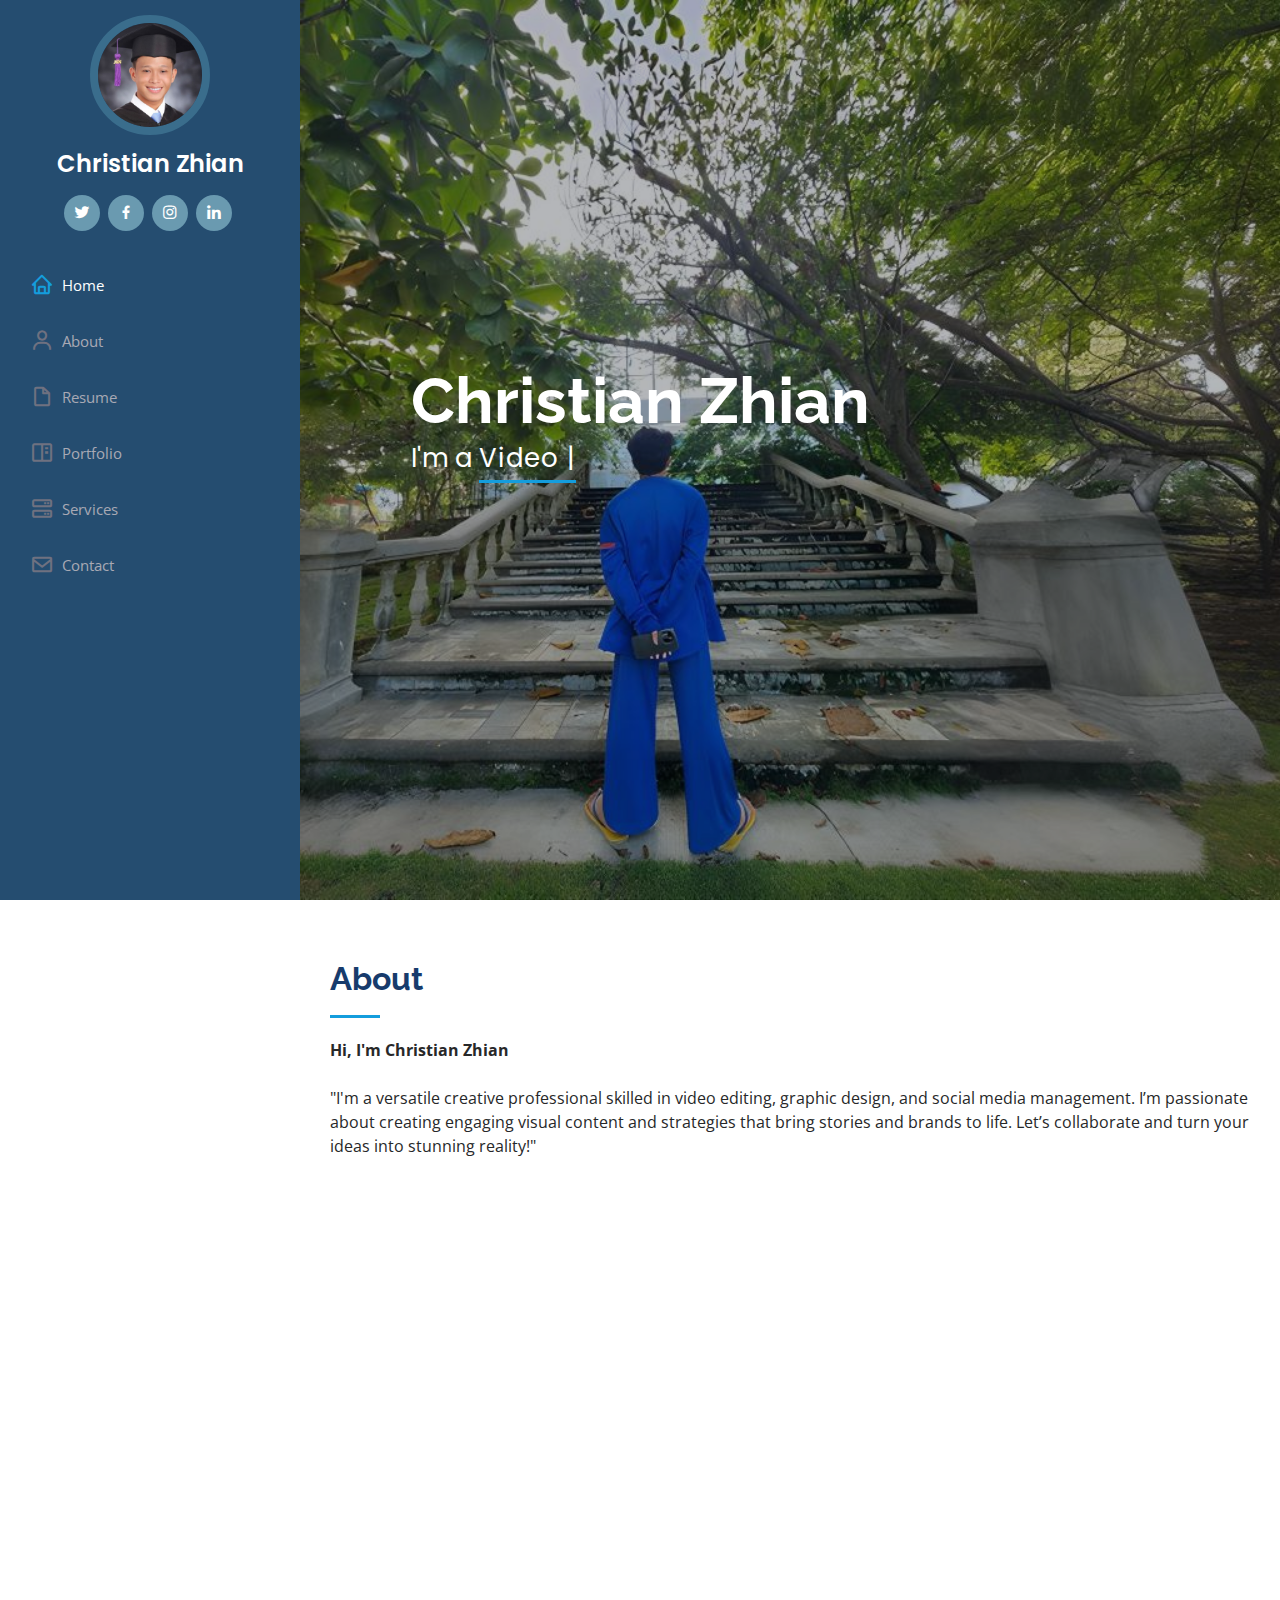
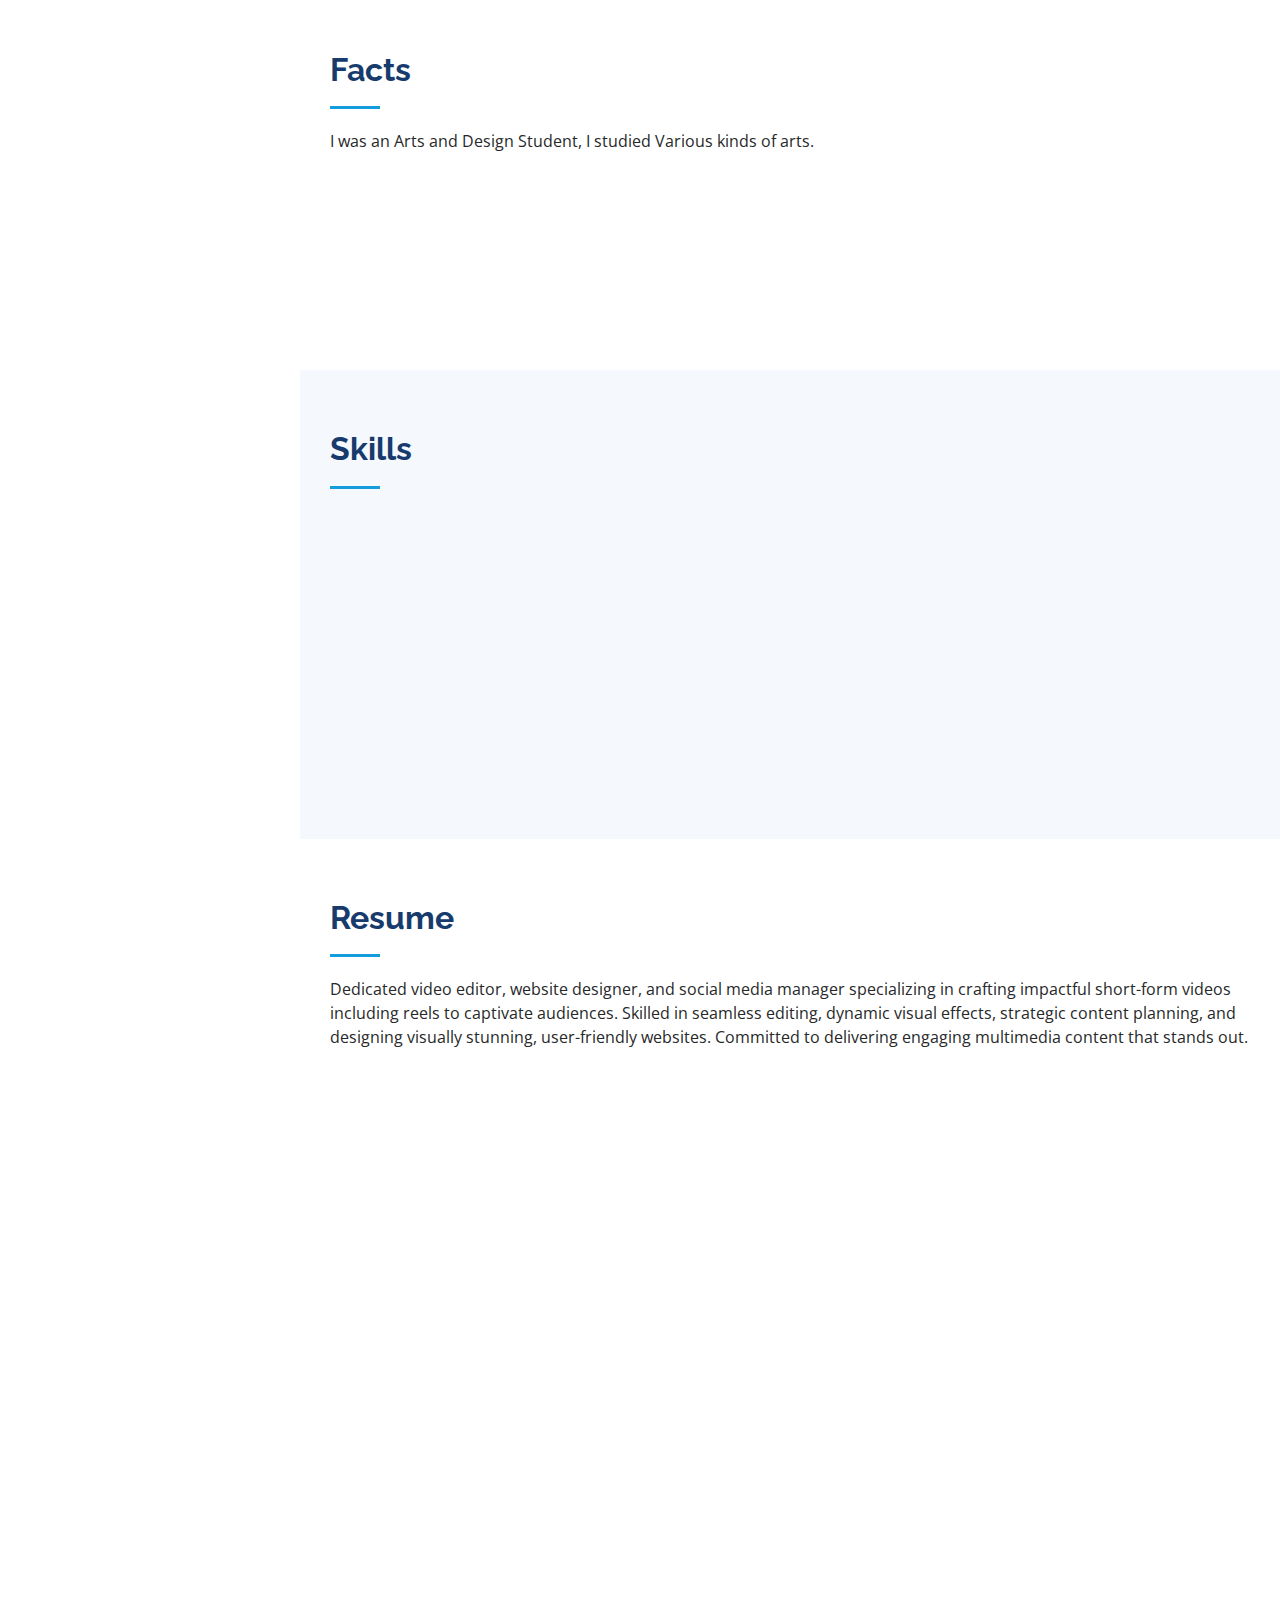
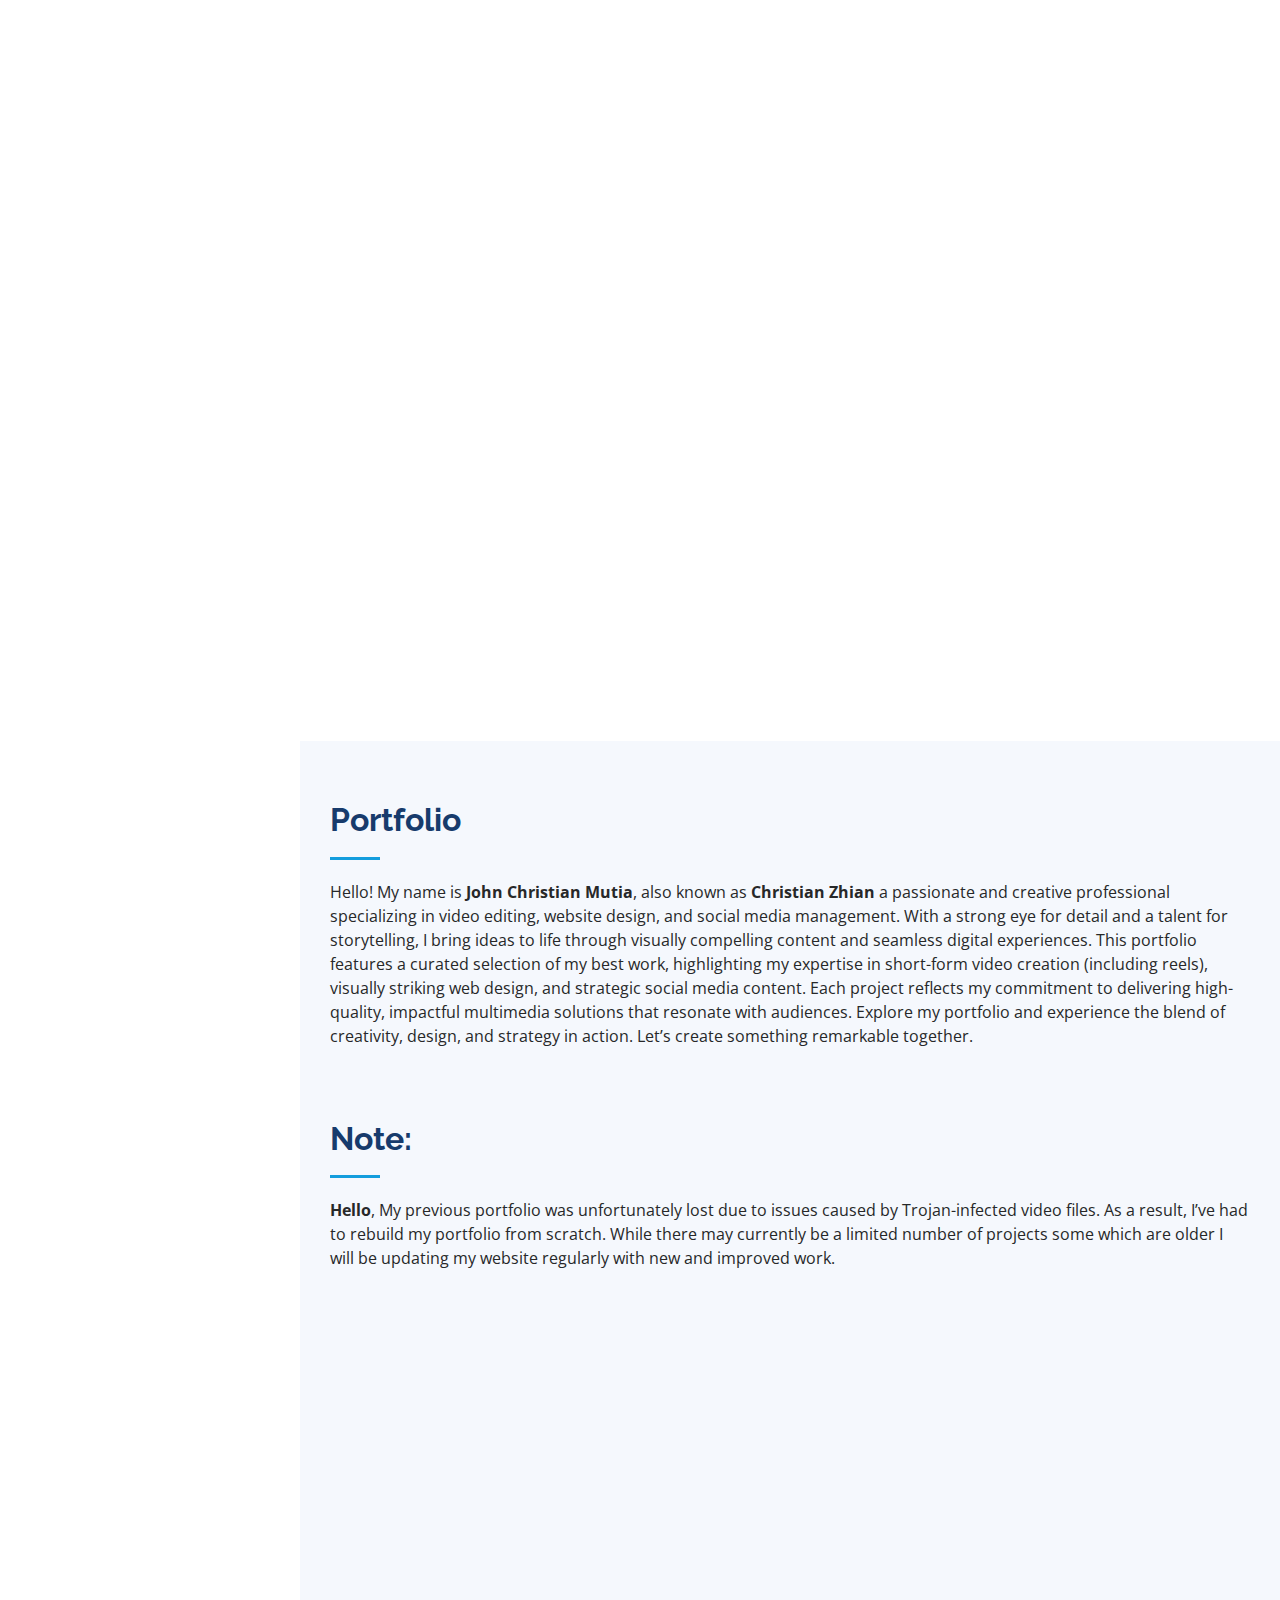
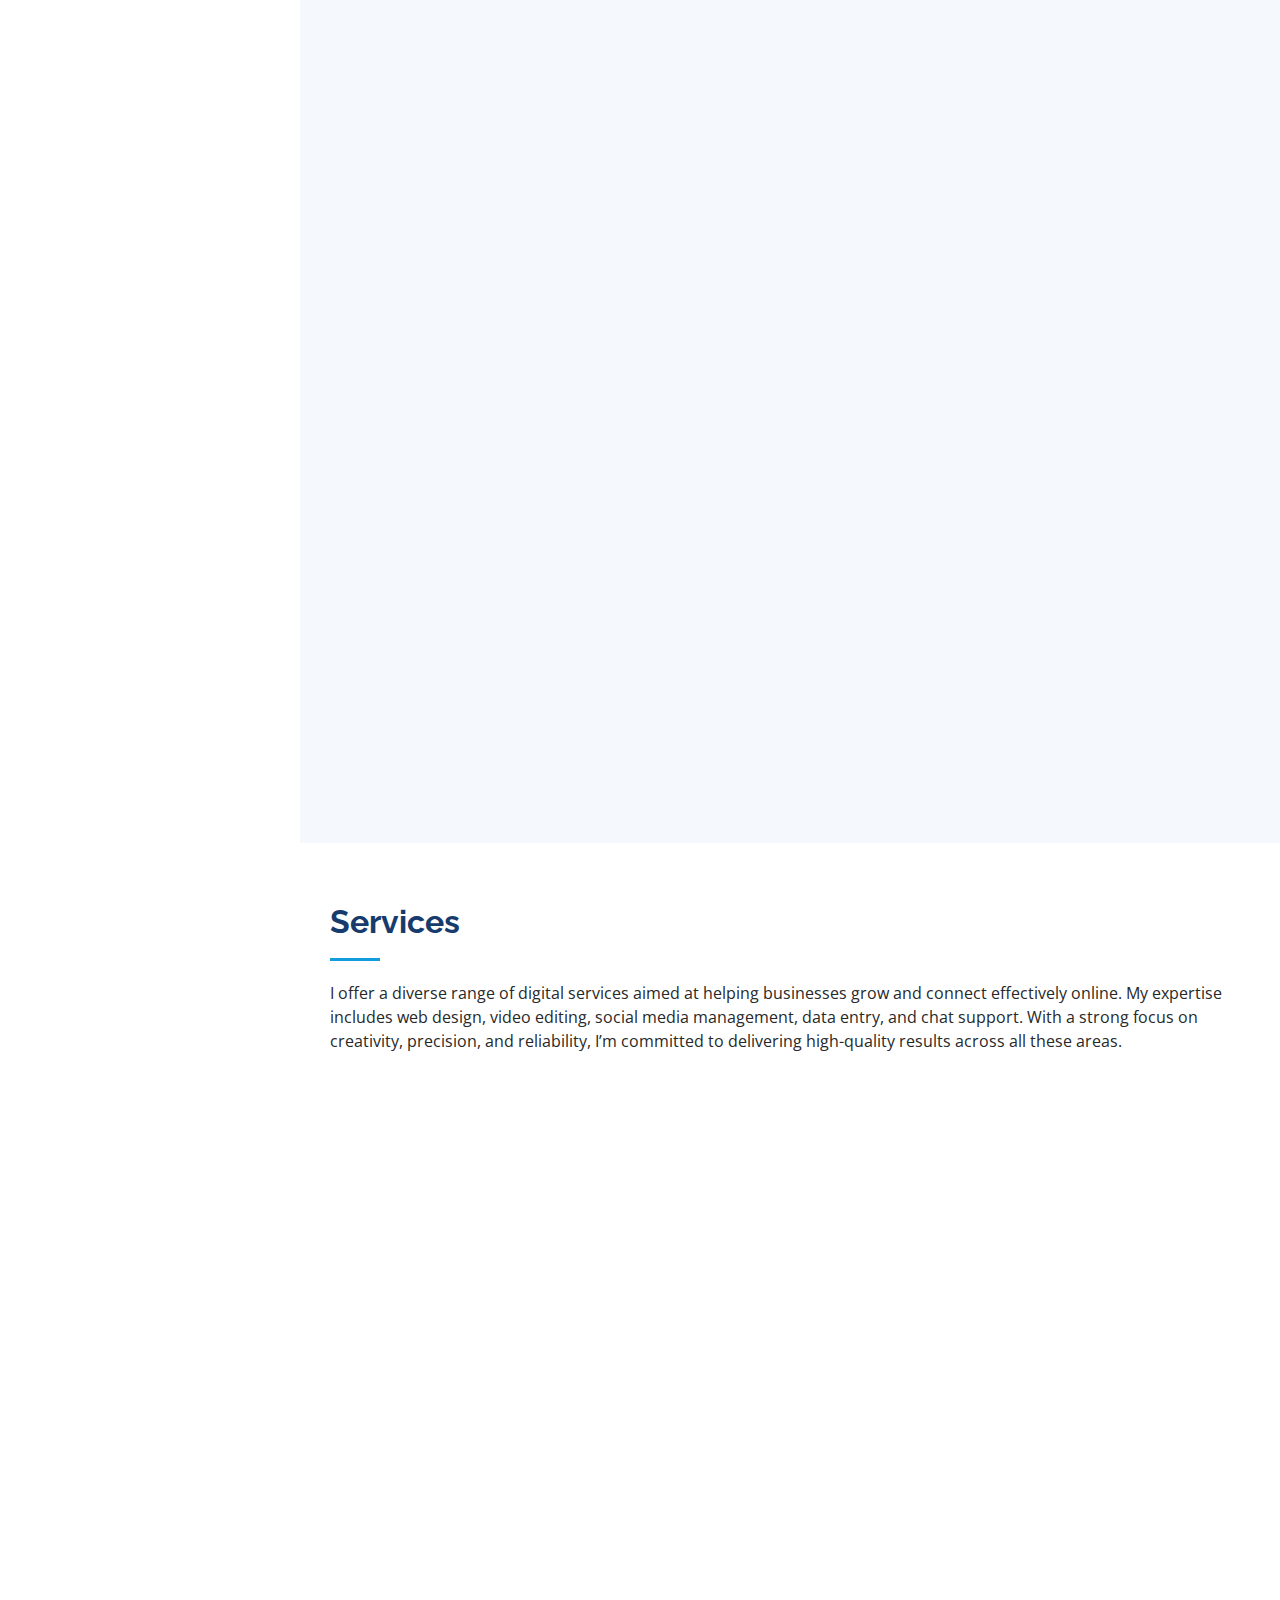
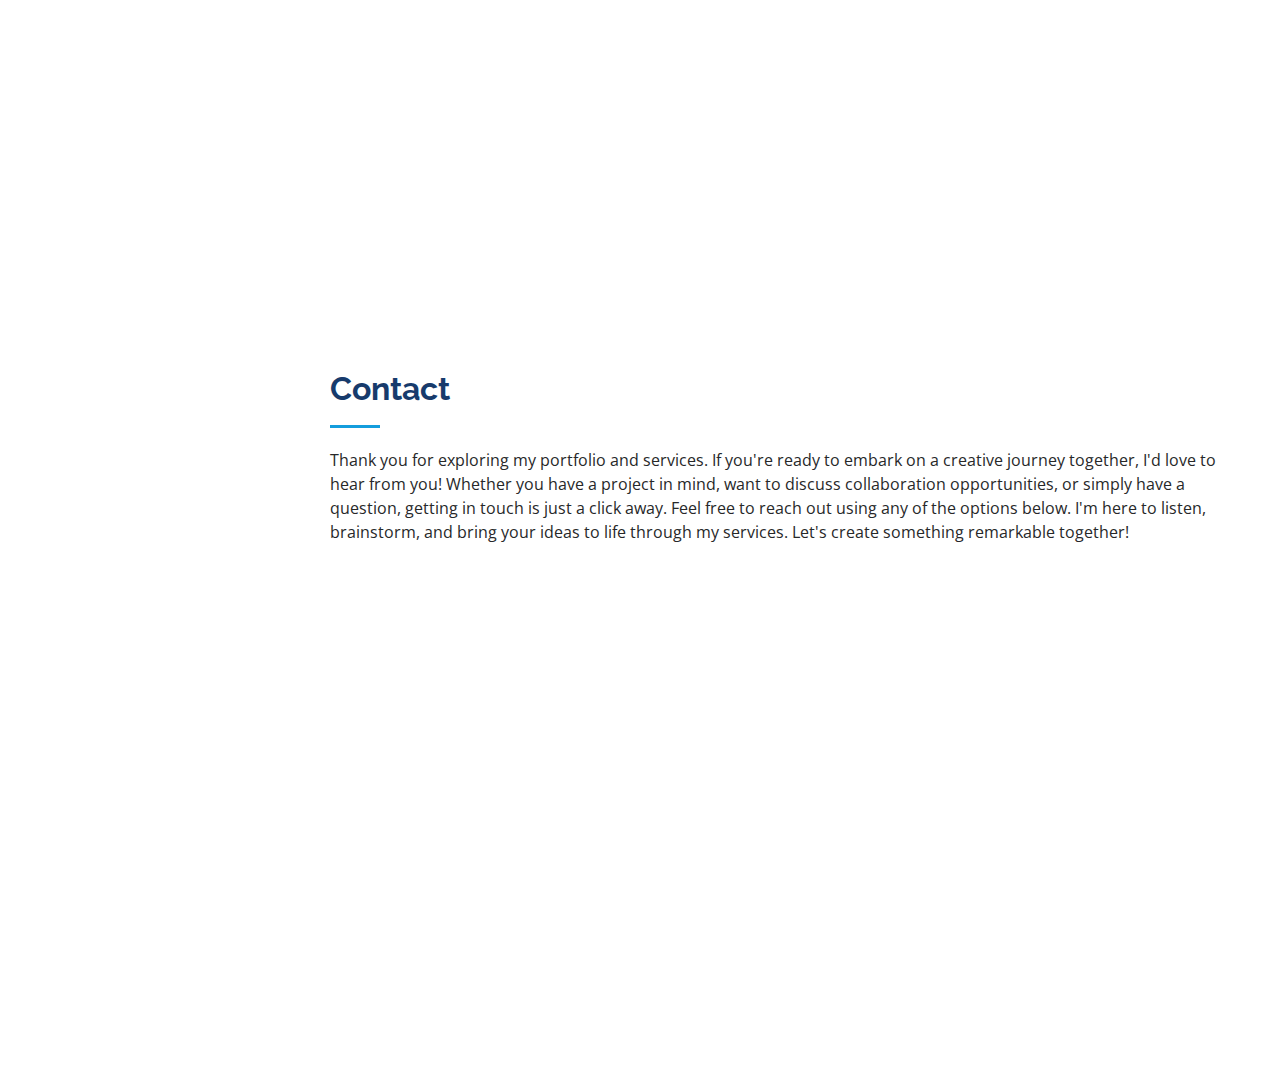
<file: index.html>
<!DOCTYPE html>
<html lang="en">

<head>
  <meta charset="utf-8">
  <meta content="width=device-width, initial-scale=1.0" name="viewport">

  <title>Christian Zhian's Portfolio</title>
  <meta content="" name="description">
  <meta content="" name="keywords">

  <!-- Favicons -->
  <link href="assets/img/favicon.png" rel="icon">
  <link href="assets/img/apple-touch-icon.png" rel="apple-touch-icon">

  <!-- Google Fonts -->
  <link href="https://fonts.googleapis.com/css?family=Open+Sans:300,300i,400,400i,600,600i,700,700i|Raleway:300,300i,400,400i,500,500i,600,600i,700,700i|Poppins:300,300i,400,400i,500,500i,600,600i,700,700i" rel="stylesheet">

  <!-- Vendor CSS Files -->
  <link href="assets/vendor/aos/aos.css" rel="stylesheet">
  <link href="assets/vendor/bootstrap/css/bootstrap.min.css" rel="stylesheet">
  <link href="assets/vendor/bootstrap-icons/bootstrap-icons.css" rel="stylesheet">
  <link href="assets/vendor/boxicons/css/boxicons.min.css" rel="stylesheet">
  <link href="assets/vendor/glightbox/css/glightbox.min.css" rel="stylesheet">
  <link href="assets/vendor/swiper/swiper-bundle.min.css" rel="stylesheet">

  <!-- Template Main CSS File -->
  <link href="assets/css/style.css" rel="stylesheet">

</head>

<body>

  <!-- ======= Mobile nav toggle button ======= -->
  <i class="bi bi-list mobile-nav-toggle d-xl-none"></i>

  <!-- ======= Header ======= -->
  <header id="header">
    <div class="d-flex flex-column">

      <div class="profile">
        <img src="assets/img/profile-img.jpg" alt="" class="img-fluid rounded-circle">
        <h1 class="text-light"><a href="index.html">Christian Zhian</a></h1>
        <div class="social-links mt-3 text-center">
          <a href="https://twitter.com/CZhian8373" class="twitter" target="_blank"><i class="bx bxl-twitter"></i></a>
          <a href="https://www.facebook.com/johnchristian.mutia.1" class="facebook" target="_blank"><i class="bx bxl-facebook"></i></a>
          <a href="https://www.instagram.com/zhen_nurie/" class="instagram" target="_blank"><i class="bx bxl-instagram"></i></a>
          <a href="https://www.linkedin.com/in/christian-zhian-7a15b12a9/" target="_blank" class="linkedin"><i class="bx bxl-linkedin"></i></a>
        </div>
      </div>

      <nav id="navbar" class="nav-menu navbar"> 
        <ul>
          <li><a href="#hero" class="nav-link scrollto active"><i class="bx bx-home"></i> <span>Home</span></a></li>
          <li><a href="#about" class="nav-link scrollto"><i class="bx bx-user"></i> <span>About</span></a></li>
          <li><a href="#resume" class="nav-link scrollto"><i class="bx bx-file-blank"></i> <span>Resume</span></a></li>
          <li><a href="#portfolio" class="nav-link scrollto"><i class="bx bx-book-content"></i> <span>Portfolio</span></a></li>
          <li><a href="#services" class="nav-link scrollto"><i class="bx bx-server"></i> <span>Services</span></a></li>
          <li><a href="#contact" class="nav-link scrollto"><i class="bx bx-envelope"></i> <span>Contact</span></a></li>
        </ul>
      </nav><!-- .nav-menu -->
    </div>
  </header><!-- End Header -->

  <!-- ======= Hero Section ======= -->
  <section id="hero" class="d-flex flex-column justify-content-center align-items-center">
    <div class="hero-container" data-aos="fade-in">
      <h1>Christian Zhian</h1>
      <p>I'm a <span class="typed" data-typed-items="Video Editor,Graphic Designer,Social Media Manager "></span></p>
    </div>
  </section><!-- End Hero -->

  <main id="main">

    <!-- ======= About Section ======= -->
    <section id="about" class="about">
      <div class="container">

        <div class="section-title">
          <h2>About</h2>
          <b><p>Hi, I'm Christian Zhian<br><br></b>
            "I'm a versatile creative professional skilled in video editing, graphic design, and social media management. I’m passionate about creating engaging visual content and strategies that bring stories and brands to life. Let’s collaborate and turn your ideas into stunning reality!"</p>
        </div>

        <div class="row">
          <div class="col-lg-4" data-aos="fade-right">
            <img src="assets/img/profile-img.jpg" class="img-fluid" alt="">
          </div>
          <div class="col-lg-8 pt-4 pt-lg-0 content" data-aos="fade-left">
            <h3>Video Editor | Graphic Designer | Social Media Manager</h3>
            <br>
            <div class="row">
              <div class="col-lg-6">
                <ul>
                  <li><i class="bi bi-chevron-right"></i> <strong>Birthday:</strong> <span>25 December 2002</span></li>
                  <li><i class="bi bi-chevron-right"></i> <strong>Website:</strong> <span>https://zhennurie.github.io/Christianzhian/</span></li>
                  <li><i class="bi bi-chevron-right"></i> <strong>Phone:</strong> <span>+65 9288292133</span></li>
                  <li><i class="bi bi-chevron-right"></i> <strong>City:</strong> <span>Cebu</span></li>
                </ul>
              </div>
              <div class="col-lg-6">
                <ul>
                  <li><i class="bi bi-chevron-right"></i> <strong>Age:</strong> <span>22</span></li>
                  <li><i class="bi bi-chevron-right"></i> <strong>Email:</strong> <span>Zhennurie8@gmail.com</span></li>
                  <li><i class="bi bi-chevron-right"></i> <strong>Freelance:</strong> <span>Available</span></li>
                  <li><i class="bi bi-chevron-right"></i> <strong>EF SET Result:</strong> <a href="https://cert.efset.org/bA5z59" target="_blank"><span>Click Me</span></a></li>
                </ul>
              </div>
            </div>
            <p>I'm constantly exploring new techniques and staying up-to-date with the latest trends in video editing, web design, and social media management to provide clients with modern, top-notch solutions that stand out.
          </div>
        </div>

      </div>
    </section><!-- End About Section -->

    <!-- ======= Facts Section ======= -->
    <section id="facts" class="facts">
      <div class="container">

        <div class="section-title">
          <h2>Facts</h2>
          <p>I was an Arts and Design Student, I studied Various kinds of arts.</p>
        </div>

        <div class="row no-gutters">

          <div class="col-lg-3 col-md-6 d-md-flex align-items-md-stretch" data-aos="fade-up">
            <div class="count-box">
              <i class="bi bi-emoji-smile"></i>
              <span data-purecounter-start="0" data-purecounter-end="7" data-purecounter-duration="1" class="purecounter"></span>
              <p><strong>Happy Clients</strong> </p>
            </div>
          </div>

          <div class="col-lg-3 col-md-6 d-md-flex align-items-md-stretch" data-aos="fade-up" data-aos-delay="100">
            <div class="count-box">
              <i class="bi bi-journal-richtext"></i>
              <span data-purecounter-start="0" data-purecounter-end="50" data-purecounter-duration="1" class="purecounter"></span>
              <p><strong>Projects</strong> </p>
            </div>
          </div>

          <div class="col-lg-3 col-md-6 d-md-flex align-items-md-stretch" data-aos="fade-up" data-aos-delay="200">
            <div class="count-box">
              <i class="bi bi-headset"></i>
              <span data-purecounter-start="0" data-purecounter-end="867" data-purecounter-duration="1" class="purecounter"></span>
              <p><strong>Hours Of Support</strong></p>
            </div>
          </div>



          

        </div>

      </div>
    </section><!-- End Facts Section -->

    <!-- ======= Skills Section ======= -->


    
    <section id="skills" class="skills section-bg">
      <div class="container">

        <div class="section-title">
          <h2>Skills</h2>
         
        </div>

        <div class="row skills-content">

          <div class="col-lg-6" data-aos="fade-up">

            <div class="progress">
              <span class="skill">Video Editing <i class="val">95%</i></span>  
              <div class="progress-bar-wrap">
                <div class="progress-bar" role="progressbar" aria-valuenow="95" aria-valuemin="0" aria-valuemax="100"></div>
              </div>
            </div>

            <div class="progress">
              <span class="skill">Web Designing <i class="val">85%</i></span>
              <div class="progress-bar-wrap">
                <div class="progress-bar" role="progressbar" aria-valuenow="85" aria-valuemin="0" aria-valuemax="100"></div>
              </div>
            </div>

            <div class="progress">
              <span class="skill">Chat Support<i class="val">100%</i></span>
              <div class="progress-bar-wrap">
                <div class="progress-bar" role="progressbar" aria-valuenow="100" aria-valuemin="0" aria-valuemax="100"></div>
              </div>
            </div>

            <div class="progress">
              <span class="skill">Social Media Management<i class="val">85%</i></span>
              <div class="progress-bar-wrap">
                <div class="progress-bar" role="progressbar" aria-valuenow="85" aria-valuemin="0" aria-valuemax="100"></div>
              </div>
            </div>

            
          </div>

          <div class="col-lg-6" data-aos="fade-up" data-aos-delay="100">

            <div class="progress">
              <span class="skill">Capcut <i class="val">100%</i></span>
              <div class="progress-bar-wrap">
                <div class="progress-bar" role="progressbar" aria-valuenow="100" aria-valuemin="0" aria-valuemax="100"></div>
              </div>
            </div>

            <div class="progress">
              <span class="skill">Adobe Illustrator <i class="val">90%</i></span>
              <div class="progress-bar-wrap">
                <div class="progress-bar" role="progressbar" aria-valuenow="90" aria-valuemin="0" aria-valuemax="100"></div>
              </div>
            </div>

            <div class="progress">
              <span class="skill">Photoshop <i class="val">90%</i></span>
              <div class="progress-bar-wrap">
                <div class="progress-bar" role="progressbar" aria-valuenow="90" aria-valuemin="0" aria-valuemax="100"></div>
              </div>
            </div>
         
            <div class="progress">
              <span class="skill">Data Entry<i class="val">100%</i></span>
              <div class="progress-bar-wrap">
                <div class="progress-bar" role="progressbar" aria-valuenow="100" aria-valuemin="0" aria-valuemax="100"></div>
              </div>
            </div>
        </div>

      </div>
    </section><!-- End Skills Section -->

    <!-- ======= Resume Section ======= -->
    <section id="resume" class="resume">
      <div class="container">

        <div class="section-title">
          <h2>Resume</h2>
          <p>Dedicated video editor, website designer, and social media manager specializing in crafting impactful short-form videos including reels to captivate audiences. Skilled in seamless editing, dynamic visual effects, strategic content planning, and designing visually stunning, user-friendly websites. Committed to delivering engaging multimedia content that stands out.</p>
        </div>

        <div class="row">
          <div class="col-lg-6" data-aos="fade-up">
            <h3 class="resume-title">Sumary</h3>
            <div class="resume-item pb-0">
              <h4>John Christian Mutia</h4>
             
              <ul>
                <li>Philippines, Cebu City, LLC</li>
                <li>(+63) 9288292133</li>
                <li>zhennurie8@gmail.com</li>
              </ul>
            </div>

            <h3 class="resume-title">Education</h3>
            <div class="resume-item">
              <h4>Arts And Design | Art Production &amp; Performing arts</h4>
              <h5>2018 - 2020</h5>
              <p><em>(LNHS) Lo-oc National High School</em></p>
              <p><b>Studied:</b> Arts Production | Craft & industrial design | Music arts</p>
            </div>
            <div class="resume-item">
              <h4>BSIT</h4>
              <h5>2020 - 2021</h5>
              <p><em>(UCLM) University of Cebu Lapu-Lapu Mandaue</em></p>
              <p><b>Studied:</b> Application Development | Web Development</p>
            </div>
            <div class="resume-item">
              <h4>Web Application Development</h4>
              <h5>2021 - 2023</h5>
              <p><em>AMA Computer Learning College</em></p>
              <p><b>Studied:</b> Web Development | Graphic design | 2D Animation | Data Network</p>
            </div>
            <div class="resume-item">
              <h4>BSIT</h4>
              <h5>2023 - 2024</h5>
              <p><em>AMA Computer Learning College</em></p>
              <p><b>Studied:</b> Web Design | Database Management</p>
            </div>

          </div>
          <div class="col-lg-6" data-aos="fade-up" data-aos-delay="100">
            <h3 class="resume-title">Professional Experience</h3>

            <div class="resume-item">
              <h4>Freelance Video Editor</h4>
              <h5>2020</h5>
              <ul>
                <li>Created engaging short-form videos and reels for clients, focusing on storytelling, editing, and incorporating visual effects.</li>
                <li>Used Capcut to produce compelling content for social media platforms.</li>
                <li>Collaborated closely with clients to understand their vision and deliver content that exceeded expectations.</li>
              </ul>
            </div>

            <div class="resume-item">
              <h4>Personal Portfolio Project</h4>
              <h5>2023 - Present</h5>
              <ul>
                <li>Designed a visually compelling and user-friendly portfolio website emphasizing video editing and website design expertise.</li>
                <li>Utilized website builder platforms to create an intuitive interface that highlights creative projects effectively.</li>
                <li>Incorporated graphic elements, layout design, and user experience strategies to enhance the overall aesthetic appeal.</li>
              </ul>
            </div>

            <div class="resume-item">
              <h4>IT support | Video editor | Graphic Designer | Chat Support | Data Entry Intern</h4>
              <h5>August 2024 - December 2024 &nbsp;&nbsp;&nbsp;&nbsp;&nbsp;&nbsp;<b>Company: </b>SkyLoad INC.</h5> 
              <h5>Location: Cargo Complex Mactan International Airport</h5>
              <ul>
                <li>Editing videos for marketing materials</li>
                <li>Design and produce high-quality brochures, posters, and other digital assets.</li>
                <li>Assisted in network troubleshooting and maintenance, ensuring minimal downtime</li>
                <li>Provided support in handling chat inquiries, ensuring prompt and effective issue resolution</li>
                <li>Performed data entry tasks with accuracy and efficiency, maintaining organized digital records.</li>
              </ul>
            </div>
            
          </div>
        </div>

      </div>
    </section><!-- End Resume Section -->

    <!-- ======= Portfolio Section ======= -->
    <section id="portfolio" class="portfolio section-bg">
      <div class="container">

        <div class="section-title">
          <h2>Portfolio</h2>
          <p>Hello! My name is <b>John Christian Mutia</b>, also known as <b>Christian Zhian</b>  a passionate and creative professional specializing in video editing, website design, and social media management. With a strong eye for detail and a talent for storytelling, I bring ideas to life through visually compelling content and seamless digital experiences.

            This portfolio features a curated selection of my best work, highlighting my expertise in short-form video creation (including reels), visually striking web design, and strategic social media content. Each project reflects my commitment to delivering high-quality, impactful multimedia solutions that resonate with audiences.
            
            Explore my portfolio and experience the blend of creativity, design, and strategy in action. Let’s create something remarkable together.</p>
            <br><br><br>
        <h2>Note:</h2>
        <p>
         <b>Hello</b>,
          My previous portfolio was unfortunately lost due to issues caused by Trojan-infected video files. As a result, 
          I’ve had to rebuild my portfolio from scratch. While there may currently be a limited number of projects some
          which are older  I will be updating my website regularly with new and improved work.
        </p>
        </div>

        <div class="row" data-aos="fade-up">
          <div class="col-lg-12 d-flex justify-content-center">
            <ul id="portfolio-flters">
              <li data-filter="*" class="filter-active">All</li>
              <li data-filter=".filter-app">Short Video reels</li>
              <li data-filter=".filter-web">Web Design</li>
              <li data-filter=".filter-gra">Graphic Design</li>
            </ul>
          </div>
        </div>

        <div class="row portfolio-container" data-aos="fade-up" data-aos-delay="100">
<!-- Start -->
           <div class="col-lg-4 col-md-6 portfolio-item filter-app">
            <div class="portfolio-wrap">
              <div style="position: relative; width: 100%; padding-bottom: 142.7%; height: 0; overflow: hidden; border-radius: 20px;">
                <iframe 
                  src="https://www.youtube.com/embed/NQYs2kkoaEU"
                  frameborder="0"
                  allow="accelerometer; autoplay; clipboard-write; encrypted-media; gyroscope; picture-in-picture; web-share"
                  allowfullscreen
                  style="position: absolute; top: 0; left: 0; width: 100%; height: 100%; border-radius: 20px;">
                </iframe>
              </div>
          
              <div class="portfolio-links">
                <a href="https://www.youtube.com/watch?v=NQYs2kkoaEU" 
                   data-gallery="portfolioGallery" 
                   class="portfolio-lightbox" 
                   title="Just Because You're Busy Doesn't Mean You're Productive">Play</a>
              </div>
            </div>
          </div>
<!-- End -->

 <!-- Start  -->
          <div class="col-lg-4 col-md-6 portfolio-item filter-app">
            <div class="portfolio-wrap">
              <div style="position: relative; width: 100%; padding-bottom: 142.7%; height: 0; overflow: hidden; border-radius: 20px;">
                <iframe 
                  src="https://www.youtube.com/embed/zS277RUMNKc"
                  frameborder="0"
                  allow="accelerometer; autoplay; clipboard-write; encrypted-media; gyroscope; picture-in-picture; web-share"
                  allowfullscreen
                  style="position: absolute; top: 0; left: 0; width: 100%; height: 100%; border-radius: 20px;">
                </iframe>
              </div>
          
              <div class="portfolio-links">
                <a href="https://www.youtube.com/watch?v=zS277RUMNKc" 
                   data-gallery="portfolioGallery" 
                   class="portfolio-lightbox" 
                   title="2023 Wisdom">Play</a>
              </div>
            </div>
          </div> 
<!-- End -->

 <!-- Start  -->
          <div class="col-lg-4 col-md-6 portfolio-item filter-app">
            <div class="portfolio-wrap">
              <div style="position: relative; width: 100%; padding-bottom: 142.7%; height: 0; overflow: hidden; border-radius: 20px;">
                <iframe 
                  src="https://www.youtube.com/embed/XREhK_9MQh4"
                  frameborder="0" 
                  allow="accelerometer; autoplay; clipboard-write; encrypted-media; gyroscope; picture-in-picture; web-share"
                  allowfullscreen
                  style="position: absolute; top: 0; left: 0; width: 100%; height: 100%; border-radius: 20px;">
                </iframe>
              </div>
          
              <div class="portfolio-links">
                <a href="https://www.youtube.com/watch?v=XREhK_9MQh4" 
                   data-gallery="portfolioGallery" 
                   class="portfolio-lightbox" 
                   title="2023 Real Estate">Play</a>
              </div>
            </div>
          </div> 
<!-- End -->

<!-- Start Web Design -->
          <div class="col-lg-4 col-md-6 portfolio-item filter-web">
            <div class="portfolio-wrap">
              <img src="assets/img/portfolio/portfolio-2.png" class="img-fluid" alt="">
              <div class="portfolio-links">
                <a href="assets/img/portfolio/portfolio-2.png" data-gallery="portfolioGallery" class="portfolio-lightbox" title="Web 1"><i class="bx bx-plus"></i></a>
                <a href="portfolio-details.html" title="More Details"><i class="bx bx-link"></i></a>
              </div>
            </div>
          </div>

          <div class="col-lg-4 col-md-6 portfolio-item filter-web">
            <div class="portfolio-wrap">
              <img src="assets/img/portfolio/portfolio-3.png" class="img-fluid" alt="">
              <div class="portfolio-links">
                <a href="assets/img/portfolio/portfolio-3.png" data-gallery="portfolioGallery" class="portfolio-lightbox" title="Web 2"><i class="bx bx-plus"></i></a>
                <a href="portfolio-details.html" title="More Details"><i class="bx bx-link"></i></a>
              </div>
            </div>
          </div>

<!-- End Web Design -->

<!-- Graphic Design -->
        <div class="col-lg-4 col-md-6 portfolio-item filter-gra">
          <div class="portfolio-wrap">
            <img src="assets/img/portfolio/portfolio-4.png" class="img-fluid" alt="">
            <div class="portfolio-links">
              <a href="assets/img/portfolio/portfolio-4.png" data-gallery="portfolioGallery" class="portfolio-lightbox" title="Graphic 1"><i class="bx bx-plus"></i></a>
            </div>
          </div>
        </div>

        <div class="col-lg-4 col-md-6 portfolio-item filter-gra">
          <div class="portfolio-wrap">
            <img src="assets/img/portfolio/portfolio-5.png" class="img-fluid" alt="">
            <div class="portfolio-links">
              <a href="assets/img/portfolio/portfolio-5.png" data-gallery="portfolioGallery" class="portfolio-lightbox" title="Graphic 2"><i class="bx bx-plus"></i></a>
            </div>
          </div>
        </div>

        <div class="col-lg-4 col-md-6 portfolio-item filter-gra">
          <div class="portfolio-wrap">
            <img src="assets/img/portfolio/portfolio-6.png" class="img-fluid" alt="">
            <div class="portfolio-links">
              <a href="assets/img/portfolio/portfolio-6.png" data-gallery="portfolioGallery" class="portfolio-lightbox" title="Graphic 3"><i class="bx bx-plus"></i></a>
            </div>
          </div>
        </div>

        <div class="col-lg-4 col-md-6 portfolio-item filter-gra">
          <div class="portfolio-wrap">
            <img src="assets/img/portfolio/portfolio-7.png" class="img-fluid" alt="">
            <div class="portfolio-links">
              <a href="assets/img/portfolio/portfolio-7.png" data-gallery="portfolioGallery" class="portfolio-lightbox" title="Graphic 4"><i class="bx bx-plus"></i></a>
            </div>
          </div>
        </div>

        <div class="col-lg-4 col-md-6 portfolio-item filter-gra">
          <div class="portfolio-wrap">
            <img src="assets/img/portfolio/portfolio-8.png" class="img-fluid" alt="">
            <div class="portfolio-links">
              <a href="assets/img/portfolio/portfolio-8.png" data-gallery="portfolioGallery" class="portfolio-lightbox" title="Graphic 5"><i class="bx bx-plus"></i></a>
            </div>
          </div>
        </div>

        <div class="col-lg-4 col-md-6 portfolio-item filter-gra">
          <div class="portfolio-wrap">
            <img src="assets/img/portfolio/portfolio-9.png" class="img-fluid" alt="">
            <div class="portfolio-links">
              <a href="assets/img/portfolio/portfolio-9.png" data-gallery="portfolioGallery" class="portfolio-lightbox" title="Graphic 6"><i class="bx bx-plus"></i></a>
            </div>
          </div>
        </div>

      </div>
<!-- End Graphic Design -->

      </div>
    </section>
    <!-- End Portfolio Section -->

    <!-- ======= Services Section ======= -->
    <section id="services" class="services">
      <div class="container">

        <div class="section-title">
          <h2>Services</h2>
          <p>I offer a diverse range of digital services aimed at helping businesses grow and connect effectively online. 
            My expertise includes web design, video editing, social media management, data entry, and chat support. 
            With a strong focus on creativity, precision, and reliability, I’m committed to delivering high-quality results across all these areas. <br></p>
        </div>

        <div class="row">
          <div class="col-lg-4 col-md-6 icon-box" data-aos="fade-up">
            <div class="icon"><i class="bi bi-camera-reels"></i></div>
            <h4 class="title"><a href="">Video Editing</a></h4>
            <p class="description">Transforming raw footage into compelling narratives is my expertise. 
              I provide seamless editing, dynamic visual effects, and a deep understanding of storytelling to bring your vision to life. 
              Whether it's short-form videos, reels, or promotional content, I tailor each project to captivate your audience.</p>
          </div>

          <div class="col-lg-4 col-md-6 icon-box" data-aos="fade-up" data-aos-delay="100">
            <div class="icon"><i class="bi bi-vector-pen"></i></div>
            <h4 class="title"><a href="">Graphic Design</a></h4>
            <p class="description">I craft compelling visual identities and digital experiences that captivate audiences. 
              With a keen eye for aesthetics and functionality, I design striking logos, branding materials, and engaging digital content. 
              My goal is to bring your brand to life through creative, impactful, and user-friendly design solutions.</p>
          </div>

          <div class="col-lg-4 col-md-6 icon-box" data-aos="fade-up" data-aos-delay="100">
            <div class="icon"><i class="bi bi-card-heading"></i></div>
            <h4 class="title"><a href="">Web Design</a></h4>
            <p class="description">I design visually stunning, user-friendly websites that blend creativity with functionality. 
              From responsive layouts to intuitive navigation, I create digital experiences that engage visitors and reflect your brand's identity. 
              My goal is to deliver websites that not only look great but also perform seamlessly across all devices.</p>
          </div>
  
          <div class="col-lg-4 col-md-6 icon-box" data-aos="fade-up" data-aos-delay="100">
            <div class="icon"><i class="bi bi-cast"></i></div>
            <h4 class="title"><a href="">Social Media Management</a></h4>
            <p class="description">I help brands grow their online presence through strategic content planning, audience engagement, and performance tracking. 
              From creating eye-catching posts to managing daily interactions and analyzing metrics, I ensure your social media channels stay active, relevant, 
              and aligned with your brand voice.</p>
          </div>

          <div class="col-lg-4 col-md-6 icon-box" data-aos="fade-up" data-aos-delay="100">
            <div class="icon"><i class="bi bi-graph-up"></i></div>
            <h4 class="title"><a href="">Data Entry</a></h4>
            <p class="description">I provide accurate and efficient data entry services to help streamline your business operations. 
              With strong attention to detail and a focus on organization, I handle data processing, formatting, and database management to ensure your records are clean, 
              up-to-date, and reliable.</p>
          </div>

          <div class="col-lg-4 col-md-6 icon-box" data-aos="fade-up" data-aos-delay="100">
            <div class="icon"><i class="bi bi-chat-dots"></i></div>
            <h4 class="title"><a href="">Chat Support</a></h4>
            <p class="description">I deliver professional and friendly chat support to enhance customer satisfaction and build trust. 
              With experience in real-time communication, I resolve inquiries promptly, provide helpful information, and ensure every customer interaction is smooth, 
              respectful, and brand-aligned.</p>
          </div>

        </div>

      </div>
    </section><!-- End Services Section -->

    <!-- ======= Testimonials Section ======= -->
    <!-- End Testimonials Section -->
<br>
<br>
    <!-- ======= Contact Section ======= -->
    <section id="contact" class="contact">
      <div class="container">

        <div class="section-title">
          <h2>Contact</h2>
          <p>Thank you for exploring my portfolio and services. If you're ready to embark on a creative journey together, I'd love to hear from you! Whether you have a project in mind, want to discuss collaboration opportunities, or simply have a question, getting in touch is just a click away.

            Feel free to reach out using any of the options below. I'm here to listen, brainstorm, and bring your ideas to life through my services. Let's create something remarkable together!</p>
        </div>

        <div class="row" data-aos="fade-in">

          <div class="col-lg-5 d-flex align-items-stretch">
            <div class="info">
              <div class="address">
                <i class="bi bi-geo-alt"></i>
                <h4>Location:</h4>
                <p>Philippines, Cebu City, LLC</p>
              </div>

              <div class="email">
                <i class="bi bi-envelope"></i>
                <h4>Email:</h4>
                <p>zhennurie8@gmail.com</p>
              </div>

              <div class="phone">
                <i class="bi bi-phone"></i>
                <h4>Call:</h4>
                <p>+63 9288292133</p>
              </div>

             
              <div class="d-flex flex-column">
          
                <div class="profile">
                  <div class="social-links mt-3 text-center">
                    <a href="https://twitter.com/CZhian8373" class="twitter" target="_blank"><i class="bx bxl-twitter"></i></a>
                    <a href="https://www.facebook.com/johnchristian.mutia.1" class="facebook" target="_blank"><i class="bx bxl-facebook"></i></a>
                    <a href="https://www.instagram.com/zhen_nurie/" class="instagram" target="_blank"><i class="bx bxl-instagram"></i></a>
                    <a href="https://www.linkedin.com/in/christian-zhian-7a15b12a9/" class="linkedin" target="_blank"><i class="bx bxl-linkedin"></i></a>
                  </div>
                </div>
              </div>
          
            </div>

          </div>

          

         

  <a href="#" class="back-to-top d-flex align-items-center justify-content-center"><i class="bi bi-arrow-up-short"></i></a>

  <!-- Vendor JS Files -->
  <script src="assets/vendor/purecounter/purecounter_vanilla.js"></script>
  <script src="assets/vendor/aos/aos.js"></script>
  <script src="assets/vendor/bootstrap/js/bootstrap.bundle.min.js"></script>
  <script src="assets/vendor/glightbox/js/glightbox.min.js"></script>
  <script src="assets/vendor/isotope-layout/isotope.pkgd.min.js"></script>
  <script src="assets/vendor/swiper/swiper-bundle.min.js"></script>
  <script src="assets/vendor/typed.js/typed.umd.js"></script>
  <script src="assets/vendor/waypoints/noframework.waypoints.js"></script>
  <script src="assets/vendor/php-email-form/validate.js"></script>

  <!-- Template Main JS File -->
  <script src="assets/js/main.js"></script>

</body>

</html>
</file>
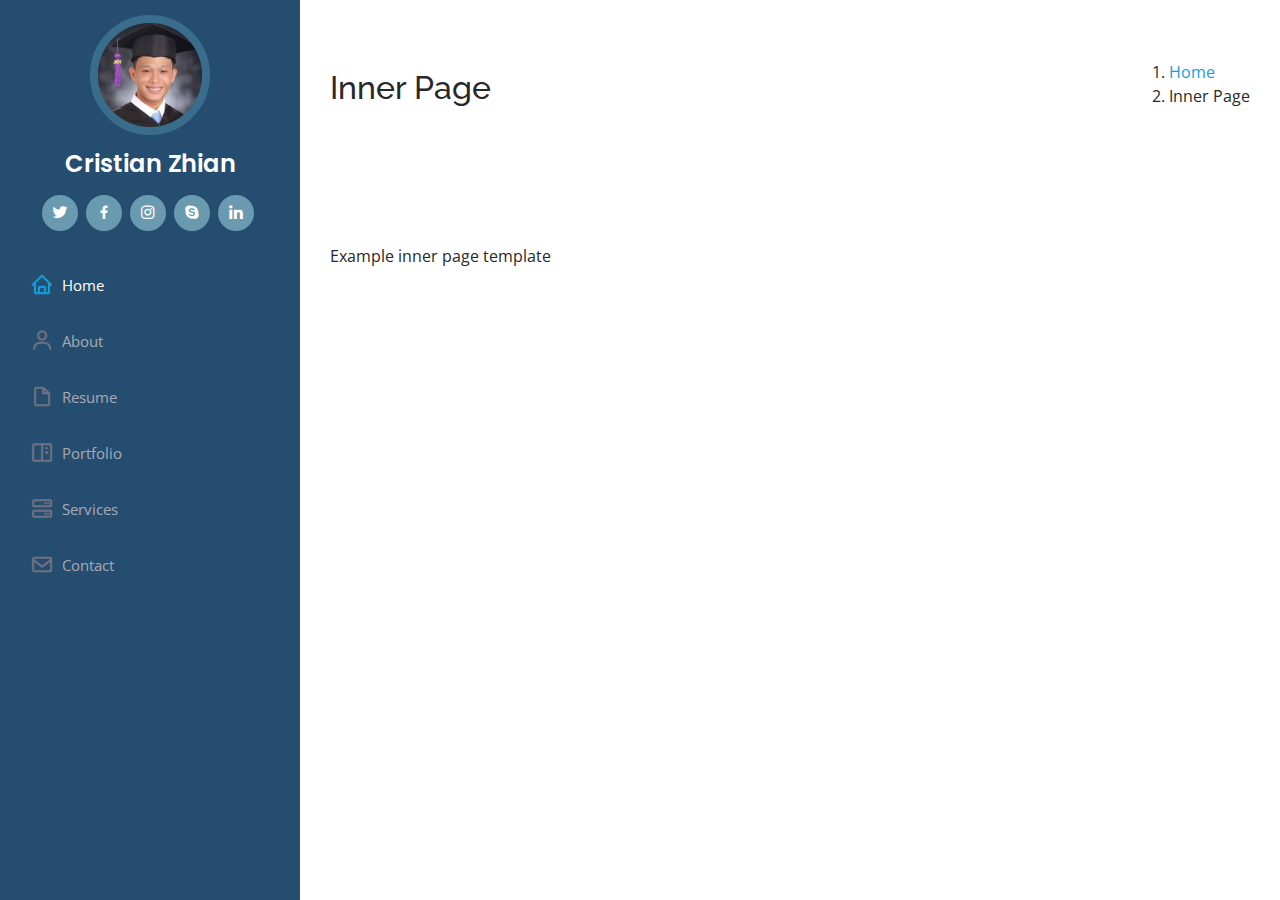
<file: inner-page.html>
<!DOCTYPE html>
<html lang="en">

<head>
  <meta charset="utf-8">
  <meta content="width=device-width, initial-scale=1.0" name="viewport">

  <title>Christian Zhian's Portfolio</title>
  <meta content="" name="description">
  <meta content="" name="keywords">

  <!-- Favicons -->
  <link href="assets/img/favicon.png" rel="icon">
  <link href="assets/img/apple-touch-icon.png" rel="apple-touch-icon">

  <!-- Google Fonts -->
  <link href="https://fonts.googleapis.com/css?family=Open+Sans:300,300i,400,400i,600,600i,700,700i|Raleway:300,300i,400,400i,500,500i,600,600i,700,700i|Poppins:300,300i,400,400i,500,500i,600,600i,700,700i" rel="stylesheet">

  <!-- Vendor CSS Files -->
  <link href="assets/vendor/aos/aos.css" rel="stylesheet">
  <link href="assets/vendor/bootstrap/css/bootstrap.min.css" rel="stylesheet">
  <link href="assets/vendor/bootstrap-icons/bootstrap-icons.css" rel="stylesheet">
  <link href="assets/vendor/boxicons/css/boxicons.min.css" rel="stylesheet">
  <link href="assets/vendor/glightbox/css/glightbox.min.css" rel="stylesheet">
  <link href="assets/vendor/swiper/swiper-bundle.min.css" rel="stylesheet">

  <!-- Template Main CSS File -->
  <link href="assets/css/style.css" rel="stylesheet">

</head>

<body>

  <!-- ======= Mobile nav toggle button ======= -->
  <i class="bi bi-list mobile-nav-toggle d-xl-none"></i>

  <!-- ======= Header ======= -->
  <header id="header">
    <div class="d-flex flex-column">

      <div class="profile">
        <img src="assets/img/profile-img.jpg" alt="" class="img-fluid rounded-circle">
        <h1 class="text-light"><a href="index.html">Cristian Zhian</a></h1>
        <div class="social-links mt-3 text-center">
          <a href="#" class="twitter"><i class="bx bxl-twitter"></i></a>
          <a href="#" class="facebook"><i class="bx bxl-facebook"></i></a>
          <a href="#" class="instagram"><i class="bx bxl-instagram"></i></a>
          <a href="#" class="google-plus"><i class="bx bxl-skype"></i></a>
          <a href="#" class="linkedin"><i class="bx bxl-linkedin"></i></a>
        </div>
      </div>

      <nav id="navbar" class="nav-menu navbar">
        <ul>
          <li><a href="#hero" class="nav-link scrollto active"><i class="bx bx-home"></i> <span>Home</span></a></li>
          <li><a href="#about" class="nav-link scrollto"><i class="bx bx-user"></i> <span>About</span></a></li>
          <li><a href="#resume" class="nav-link scrollto"><i class="bx bx-file-blank"></i> <span>Resume</span></a></li>
          <li><a href="#portfolio" class="nav-link scrollto"><i class="bx bx-book-content"></i> <span>Portfolio</span></a></li>
          <li><a href="#services" class="nav-link scrollto"><i class="bx bx-server"></i> <span>Services</span></a></li>
          <li><a href="#contact" class="nav-link scrollto"><i class="bx bx-envelope"></i> <span>Contact</span></a></li>
        </ul>
      </nav><!-- .nav-menu -->
    </div>
  </header><!-- End Header -->

  <main id="main">

    <!-- ======= Breadcrumbs ======= -->
    <section class="breadcrumbs">
      <div class="container">

        <div class="d-flex justify-content-between align-items-center">
          <h2>Inner Page</h2>
          <ol>
            <li><a href="index.html">Home</a></li>
            <li>Inner Page</li>
          </ol>
        </div>

      </div>
    </section><!-- End Breadcrumbs -->

    <section class="inner-page">
      <div class="container">
        <p>
          Example inner page template
        </p>
      </div>
    </section>

  </main><!-- End #main -->


  <a href="#" class="back-to-top d-flex align-items-center justify-content-center"><i class="bi bi-arrow-up-short"></i></a>

  <!-- Vendor JS Files -->
  <script src="assets/vendor/purecounter/purecounter_vanilla.js"></script>
  <script src="assets/vendor/aos/aos.js"></script>
  <script src="assets/vendor/bootstrap/js/bootstrap.bundle.min.js"></script>
  <script src="assets/vendor/glightbox/js/glightbox.min.js"></script>
  <script src="assets/vendor/isotope-layout/isotope.pkgd.min.js"></script>
  <script src="assets/vendor/swiper/swiper-bundle.min.js"></script>
  <script src="assets/vendor/typed.js/typed.umd.js"></script>
  <script src="assets/vendor/waypoints/noframework.waypoints.js"></script>
  <script src="assets/vendor/php-email-form/validate.js"></script>

  <!-- Template Main JS File -->
  <script src="assets/js/main.js"></script>

</body>

</html>
</file>
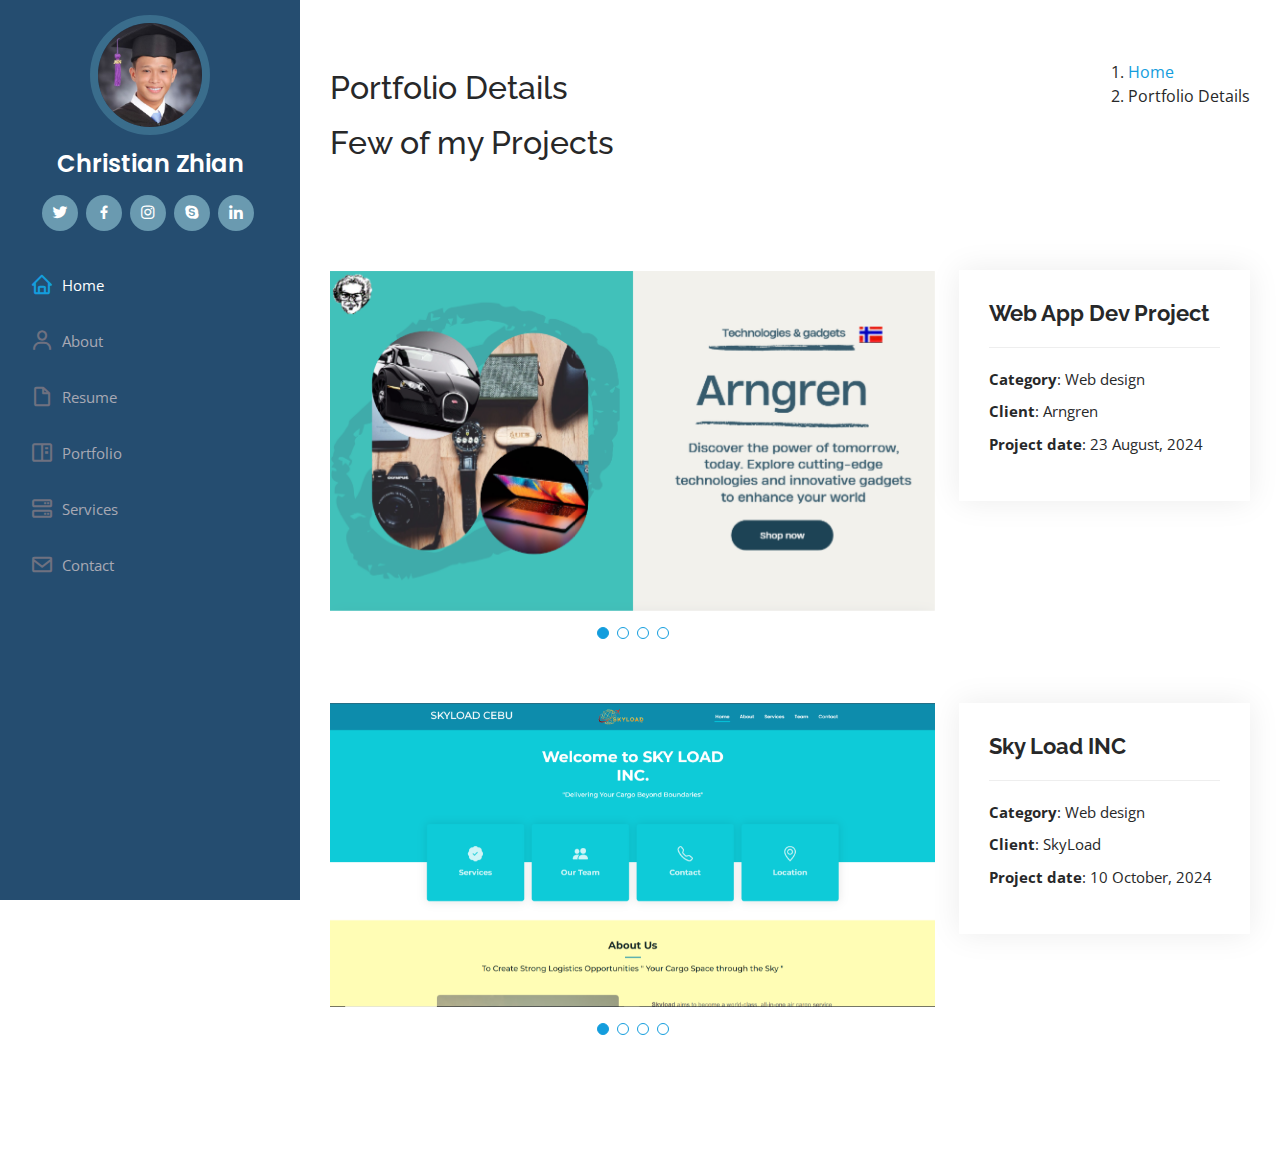
<file: portfolio-details.html>
<!DOCTYPE html>
<html lang="en">

<head>
  <meta charset="utf-8">
  <meta content="width=device-width, initial-scale=1.0" name="viewport">

  <title>Christian Zhian's Portfolio</title>
  <meta content="" name="description">
  <meta content="" name="keywords">

  
  <!-- Favicons -->
  <link href="assets/img/favicon.png" rel="icon">
  <link href="assets/img/apple-touch-icon.png" rel="apple-touch-icon">

  <!-- Google Fonts -->
  <link href="https://fonts.googleapis.com/css?family=Open+Sans:300,300i,400,400i,600,600i,700,700i|Raleway:300,300i,400,400i,500,500i,600,600i,700,700i|Poppins:300,300i,400,400i,500,500i,600,600i,700,700i" rel="stylesheet">

  <!-- Vendor CSS Files -->
  <link href="assets/vendor/aos/aos.css" rel="stylesheet">
  <link href="assets/vendor/bootstrap/css/bootstrap.min.css" rel="stylesheet">
  <link href="assets/vendor/bootstrap-icons/bootstrap-icons.css" rel="stylesheet">
  <link href="assets/vendor/boxicons/css/boxicons.min.css" rel="stylesheet">
  <link href="assets/vendor/glightbox/css/glightbox.min.css" rel="stylesheet">
  <link href="assets/vendor/swiper/swiper-bundle.min.css" rel="stylesheet">

  <!-- Template Main CSS File -->
  <link href="assets/css/style.css" rel="stylesheet">

</head>

<body>

  <!-- ======= Mobile nav toggle button ======= -->
  <i class="bi bi-list mobile-nav-toggle d-xl-none"></i>

  <!-- ======= Header ======= -->
  <header id="header">
    <div class="d-flex flex-column">

      <div class="profile">
        <img src="assets/img/profile-img.jpg" alt="" class="img-fluid rounded-circle">
        <h1 class="text-light"><a href="index.html">Christian Zhian</a></h1>
        <div class="social-links mt-3 text-center">
          <a href="https://twitter.com/CZhian8373" class="twitter"><i class="bx bxl-twitter"></i></a>
          <a href="https://www.facebook.com/johnchristian.mutia.1" class="facebook"><i class="bx bxl-facebook"></i></a>
          <a href="https://www.instagram.com/zhen_nurie/" class="instagram"><i class="bx bxl-instagram"></i></a>
          <a href="#" class="google-plus"><i class="bx bxl-skype"></i></a>
          <a href="#" class="linkedin"><i class="bx bxl-linkedin"></i></a>
        </div>
      </div>

      <nav id="navbar" class="nav-menu navbar">
        <ul>
          <li><a href="index.html#hero" class="nav-link scrollto active"><i class="bx bx-home"></i> <span>Home</span></a></li>
          <li><a href="index.html#about" class="nav-link scrollto"><i class="bx bx-user"></i> <span>About</span></a></li>
          <li><a href="index.html#resume" class="nav-link scrollto"><i class="bx bx-file-blank"></i> <span>Resume</span></a></li>
          <li><a href="index.html#portfolio" class="nav-link scrollto"><i class="bx bx-book-content"></i> <span>Portfolio</span></a></li>
          <li><a href="index.html#services" class="nav-link scrollto"><i class="bx bx-server"></i> <span>Services</span></a></li>
          <li><a href="index.html#contact" class="nav-link scrollto"><i class="bx bx-envelope"></i> <span>Contact</span></a></li>
        </ul>
      </nav><!-- .nav-menu -->
    </div>
  </header><!-- End Header -->

  <main id="main">

    <!-- ======= Breadcrumbs ======= -->
    <section id="breadcrumbs" class="breadcrumbs">
      <div class="container">

        <div class="d-flex justify-content-between align-items-center">
          <h2>Portfolio Details</h2>
          <ol>
            <li><a href="index.html">Home</a></li>
            <li>Portfolio Details</li>
          </ol>
        </div>
        <h2>Few of my Projects</h2>
      </div>
    </section><!-- End Breadcrumbs -->

    <!-- ======= Portfolio Details Section ======= -->
    <section id="portfolio-details" class="portfolio-details">

      <!-- web design 1 -->
      <div class="container">

        <div class="row gy-4">

          <div class="col-lg-8">
            <div class="portfolio-details-slider swiper">
              <div class="swiper-wrapper align-items-center">

                <div class="swiper-slide">
                  <img src="assets/img/portfolio/portfolio-details-1.png" alt="">
                </div>

                <div class="swiper-slide">
                  <img src="assets/img/portfolio/portfolio-details-2.png" alt="">
                </div>

                <div class="swiper-slide">
                  <img src="assets/img/portfolio/portfolio-details-3.png" alt="">
                </div>

                <div class="swiper-slide">
                  <img src="assets/img/portfolio/portfolio-details-4.png" alt="">
                </div>

              </div>
              <div class="swiper-pagination"></div>
            </div>
          </div>
        
          <div class="col-lg-4">
            <div class="portfolio-info">
              <h3>Web App Dev Project </h3>
              <ul>
                <li><strong>Category</strong>: Web design</li>
                <li><strong>Client</strong>: Arngren</li>
                <li><strong>Project date</strong>: 23 August, 2024</li>
              </ul>
            </div>
            <div class="portfolio-description">
  
            </div>
          </div>

        </div>

      </div>
     <!-- end of web design 1 -->
      <br><br>
     <!-- web design 2 -->
     <div class="container">

      <div class="row gy-4">

        <div class="col-lg-8">
          <div class="portfolio-details-slider swiper">
            <div class="swiper-wrapper align-items-center">

              <div class="swiper-slide">
                <img src="assets/img/portfolio/portfolio-details-5.png" alt="">
              </div>

              <div class="swiper-slide">
                <img src="assets/img/portfolio/portfolio-details-6.png" alt="">
              </div>

              <div class="swiper-slide">
                <img src="assets/img/portfolio/portfolio-details-7.png" alt="">
              </div>

              <div class="swiper-slide">
                <img src="assets/img/portfolio/portfolio-details-8.png" alt="">
              </div>

            </div>
            <div class="swiper-pagination"></div>
          </div>
        </div>
      
        <div class="col-lg-4">
          <div class="portfolio-info">
            <h3>Sky Load INC</h3>
            <ul>
              <li><strong>Category</strong>: Web design</li>
              <li><strong>Client</strong>: SkyLoad</li>
              <li><strong>Project date</strong>: 10 October, 2024</li>
            </ul>
          </div>
          <div class="portfolio-description">

          </div>
        </div>

      </div>

    </div>
        <!-- end of web design 2 -->
        <br><br>
        <!-- web design 3 -->
        
      <!-- end of web design 3 -->

    </section><!-- End Portfolio Details Section -->

  </main><!-- End #main -->


  <a href="#" class="back-to-top d-flex align-items-center justify-content-center"><i class="bi bi-arrow-up-short"></i></a>

  <!-- Vendor JS Files -->
  <script src="assets/vendor/purecounter/purecounter_vanilla.js"></script>
  <script src="assets/vendor/aos/aos.js"></script>
  <script src="assets/vendor/bootstrap/js/bootstrap.bundle.min.js"></script>
  <script src="assets/vendor/glightbox/js/glightbox.min.js"></script>
  <script src="assets/vendor/isotope-layout/isotope.pkgd.min.js"></script>
  <script src="assets/vendor/swiper/swiper-bundle.min.js"></script>
  <script src="assets/vendor/typed.js/typed.umd.js"></script>
  <script src="assets/vendor/waypoints/noframework.waypoints.js"></script>
  <script src="assets/vendor/php-email-form/validate.js"></script>

  <!-- Template Main JS File -->
  <script src="assets/js/main.js"></script>

</body>

</html>
</file>
<file: assets/css/style.css>
/*--------------------------------------------------------------
# General
--------------------------------------------------------------*/
body {
  font-family: "Open Sans", sans-serif;
  color: #272829;
}

a {
  color: #149ddd;
  text-decoration: none;
}

a:hover {
  color: #37b3ed;
  text-decoration: none;
}

h1,
h2,
h3,
h4,
h5,
h6 {
  font-family: "Raleway", sans-serif;
}

/*--------------------------------------------------------------
# Back to top button
--------------------------------------------------------------*/
.back-to-top {
  position: fixed;
  visibility: hidden;
  opacity: 0;
  right: 15px;
  bottom: 15px;
  z-index: 996;
  background: #149ddd;
  width: 40px;
  height: 40px;
  border-radius: 50px;
  transition: all 0.4s;
}

.back-to-top i {
  font-size: 28px;
  color: #fff;
  line-height: 0;
}

.back-to-top:hover {
  background: #2eafec;
  color: #fff;
}

.back-to-top.active {
  visibility: visible;
  opacity: 1;
}

/*--------------------------------------------------------------
# Header
--------------------------------------------------------------*/
#header {
  position: fixed;
  top: 0;
  left: 0;
  bottom: 0;
  width: 300px;
  transition: all ease-in-out 0.5s;
  z-index: 9997;
  transition: all 0.5s;
  padding: 0 15px;
  background: #254D70;
  overflow-y: auto;
}

#header .profile img {
  margin: 15px auto;
  display: block;
  width: 120px;
  border: 8px solid #3A6D8C;
}

#header .profile h1 {
  font-size: 24px;
  margin: 0;
  padding: 0;
  font-weight: 600;
  -moz-text-align-last: center;
  text-align-last: center;
  font-family: "Poppins", sans-serif;
}

#header .profile h1 a,
#header .profile h1 a:hover {
  color: #fff;
  text-decoration: none;
}

#header .profile .social-links a {
  font-size: 18px;
  display: inline-block;
  background: #6A9AB0;
  color: #fff;
  line-height: 1;
  padding: 8px 0;
  margin-right: 4px;
  border-radius: 50%;
  text-align: center;
  width: 36px;
  height: 36px;
  transition: 0.3s;
}

#header .profile .social-links a:hover {
  background: #149ddd;
  color: #fff;
  text-decoration: none;
}

#main {
  margin-left: 300px;
}

.container,
.container-fluid {
  padding-left: 30px;
  padding-right: 30px;
}

@media (max-width: 1199px) {
  #header {
    left: -300px;
  }

  #main {
    margin-left: 0;
  }

  .container,
  .container-fluid {
    padding-left: 12px;
    padding-right: 12px;
  }
}

/*--------------------------------------------------------------
# Navigation Menu
--------------------------------------------------------------*/
/* Desktop Navigation */
.nav-menu {
  padding: 30px 0 0 0;
}

.nav-menu * {
  margin: 0;
  padding: 0;
  list-style: none;
}

.nav-menu>ul>li {
  position: relative;
  white-space: nowrap;
}

.nav-menu a,
.nav-menu a:focus {
  display: flex;
  align-items: center;
  color: #a8a9b4;
  padding: 12px 15px;
  margin-bottom: 8px;
  transition: 0.3s;
  font-size: 15px;
}

.nav-menu a i,
.nav-menu a:focus i {
  font-size: 24px;
  padding-right: 8px;
  color: #6f7180;
}

.nav-menu a:hover,
.nav-menu .active,
.nav-menu .active:focus,
.nav-menu li:hover>a {
  text-decoration: none;
  color: #fff;
}

.nav-menu a:hover i,
.nav-menu .active i,
.nav-menu .active:focus i,
.nav-menu li:hover>a i {
  color: #149ddd;
}

/* Mobile Navigation */
.mobile-nav-toggle {
  position: fixed;
  right: 15px;
  top: 15px;
  z-index: 9998;
  border: 0;
  font-size: 24px;
  transition: all 0.4s;
  outline: none !important;
  background-color: #149ddd;
  color: #fff;
  width: 40px;
  height: 40px;
  display: inline-flex;
  align-items: center;
  justify-content: center;
  line-height: 0;
  border-radius: 50px;
  cursor: pointer;
}

.mobile-nav-active {
  overflow: hidden;
}

.mobile-nav-active #header {
  left: 0;
}

/*--------------------------------------------------------------
# Hero Section
--------------------------------------------------------------*/
#hero {
  width: 100%;
  height: 100vh;
  background: url("../img/hero-bg.jpg") top center;
  background-size: cover;
}

#hero:before {
  content: "";
  background: rgba(5, 13, 24, 0.3);
  position: absolute;
  bottom: 0;
  top: 0;
  left: 0;
  right: 0;
  z-index: 1;
}

#hero .hero-container {
  position: relative;
  z-index: 2;
  min-width: 300px;
}

#hero h1 {
  margin: 0 0 10px 0;
  font-size: 64px;
  font-weight: 700;
  line-height: 56px;
  color: #fff;
}

#hero p {
  color: #fff;
  margin-bottom: 50px;
  font-size: 26px;
  font-family: "Poppins", sans-serif;
}

#hero p span {
  color: #fff;
  padding-bottom: 4px;
  letter-spacing: 1px;
  border-bottom: 3px solid #149ddd;
}

@media (min-width: 1024px) {
  #hero {
    background-attachment: fixed;
  }
}

@media (max-width: 768px) {
  #hero h1 {
    font-size: 28px;
    line-height: 36px;
  }

  #hero h2 {
    font-size: 18px;
    line-height: 24px;
    margin-bottom: 30px;
  }
}

/*--------------------------------------------------------------
# Sections General
--------------------------------------------------------------*/
section {
  padding: 60px 0;
  overflow: hidden;
}

.section-bg {
  background: #f5f8fd;
}

.section-title {
  padding-bottom: 30px;
}

.section-title h2 {
  font-size: 32px;
  font-weight: bold;
  margin-bottom: 20px;
  padding-bottom: 20px;
  position: relative;
  color: #173b6c;
}

.section-title h2::after {
  content: "";
  position: absolute;
  display: block;
  width: 50px;
  height: 3px;
  background: #149ddd;
  bottom: 0;
  left: 0;
}

.section-title p {
  margin-bottom: 0;
}

/*--------------------------------------------------------------
# About
--------------------------------------------------------------*/
.about .content h3 {
  font-weight: 700;
  font-size: 26px;
  color: #173b6c;
}
.img-fluid{
  border-radius: 20px;
}
.about .content ul {
  list-style: none;
  padding: 0;
}

.about .content ul li {
  margin-bottom: 20px;
  display: flex;
  align-items: center;
}

.about .content ul strong {
  margin-right: 10px;
}

.about .content ul i {
  font-size: 16px;
  margin-right: 5px;
  color: #149ddd;
  line-height: 0;
}

.about .content p:last-child {
  margin-bottom: 0;
}

/*--------------------------------------------------------------
# Facts
--------------------------------------------------------------*/
.facts {
  padding-bottom: 30px;
}

.facts .count-box {
  padding: 30px;
  width: 100%;
}

.facts .count-box i {
  display: block;
  font-size: 44px;
  color: #149ddd;
  float: left;
  line-height: 0;
}

.facts .count-box span {
  font-size: 48px;
  line-height: 40px;
  display: block;
  font-weight: 700;
  color: #050d18;
  margin-left: 60px;
}

.facts .count-box p {
  padding: 15px 0 0 0;
  margin: 0 0 0 60px;
  font-family: "Raleway", sans-serif;
  font-size: 14px;
  color: #122f57;
}

.facts .count-box a {
  font-weight: 600;
  display: block;
  margin-top: 20px;
  color: #122f57;
  font-size: 15px;
  font-family: "Poppins", sans-serif;
  transition: ease-in-out 0.3s;
}

.facts .count-box a:hover {
  color: #1f5297;
}

/*--------------------------------------------------------------
# Akills
--------------------------------------------------------------*/
.skills .progress {
  height: 60px;
  display: block;
  background: none;
  border-radius: 0;
}

.skills .progress .skill {
  padding: 0;
  margin: 0 0 6px 0;
  text-transform: uppercase;
  display: block;
  font-weight: 600;
  font-family: "Poppins", sans-serif;
  color: #050d18;
}

.skills .progress .skill .val {
  float: right;
  font-style: normal;
}

.skills .progress-bar-wrap {
  background: #dce8f8;
  height: 10px;
}

.skills .progress-bar {
  width: 1px;
  height: 10px;
  transition: 0.9s;
  background-color: #149ddd;
}

/*--------------------------------------------------------------
# Resume
--------------------------------------------------------------*/
.resume .resume-title {
  font-size: 26px;
  font-weight: 700;
  margin-top: 20px;
  margin-bottom: 20px;
  color: #050d18;
}

.resume .resume-item {
  padding: 0 0 20px 20px;
  margin-top: -2px;
  border-left: 2px solid #1f5297;
  position: relative;
}

.resume .resume-item h4 {
  line-height: 18px;
  font-size: 18px;
  font-weight: 600;
  text-transform: uppercase;
  font-family: "Poppins", sans-serif;
  color: #050d18;
  margin-bottom: 10px;
}

.resume .resume-item h5 {
  font-size: 16px;
  background: #e4edf9;
  padding: 5px 15px;
  display: inline-block;
  font-weight: 600;
  margin-bottom: 10px;
}

.resume .resume-item ul {
  padding-left: 20px;
}

.resume .resume-item ul li {
  padding-bottom: 10px;
}

.resume .resume-item:last-child {
  padding-bottom: 0;
}

.resume .resume-item::before {
  content: "";
  position: absolute;
  width: 16px;
  height: 16px;
  border-radius: 50px;
  left: -9px;
  top: 0;
  background: #fff;
  border: 2px solid #1f5297;
}

/*--------------------------------------------------------------
# Portfolio
--------------------------------------------------------------*/
.portfolio .portfolio-item {
  margin-bottom: 30px;
}

.portfolio #portfolio-flters {
  padding: 0;
  margin: 0 auto 35px auto;
  list-style: none;
  text-align: center;
  background: #fff;
  border-radius: 50px;
  padding: 2px 15px;
}

.portfolio #portfolio-flters li {
  cursor: pointer;
  display: inline-block;
  padding: 10px 15px 8px 15px;
  font-size: 14px;
  font-weight: 600;
  line-height: 1;
  text-transform: uppercase;
  color: #272829;
  margin-bottom: 5px;
  transition: all 0.3s ease-in-out;
}

.portfolio #portfolio-flters li:hover,
.portfolio #portfolio-flters li.filter-active {
  color: #149ddd;
}

.portfolio #portfolio-flters li:last-child {
  margin-right: 0;
}

.portfolio .portfolio-wrap {
  transition: 0.3s;
  position: relative;
  overflow: hidden;
  z-index: 1;
}

.portfolio .portfolio-wrap::before {
  content: "";
  background: rgba(255, 255, 255, 0.5);
  position: absolute;
  left: 0;
  right: 0;
  top: 0;
  bottom: 0;
  transition: all ease-in-out 0.3s;
  z-index: 2;
  opacity: 0;
}

.portfolio .portfolio-wrap .portfolio-links {
  opacity: 1;
  left: 0;
  right: 0;
  bottom: -60px;
  z-index: 3;
  position: absolute;
  transition: all ease-in-out 0.3s;
 
  justify-content: center;
}

.portfolio .portfolio-wrap .portfolio-links a {
  color: #fff;
  font-size: 28px;
  text-align: center;
  background: rgba(20, 157, 221, 0.75);
  transition: 0.3s;
  width: 50%;
}

.portfolio .portfolio-wrap .portfolio-links a:hover {
  background: rgba(20, 157, 221, 0.95);
}

.portfolio .portfolio-wrap .portfolio-links a+a {
  border-left: 1px solid #37b3ed;
}

.portfolio .portfolio-wrap:hover::before {
  top: 0;
  left: 0;
  right: 0;
  bottom: 0;
  opacity: 1;
}

.portfolio .portfolio-wrap:hover .portfolio-links {
  opacity: 1;
  bottom: 0;
}

/*--------------------------------------------------------------
# Portfolio Details
--------------------------------------------------------------*/
.portfolio-details {
  padding-top: 40px;
  
}

.portfolio-lightbox{
padding: 0.5em;
}

.portfolio-details .portfolio-details-slider img {
  width: 100%;
}

.portfolio-details .portfolio-details-slider .swiper-pagination {
  margin-top: 20px;
  position: relative;
}

.portfolio-details .portfolio-details-slider .swiper-pagination .swiper-pagination-bullet {
  width: 12px;
  height: 12px;
  background-color: #fff;
  opacity: 1;
  border: 1px solid #149ddd;
}

.portfolio-details .portfolio-details-slider .swiper-pagination .swiper-pagination-bullet-active {
  background-color: #149ddd;
}

.portfolio-details .portfolio-info {
  padding: 30px;
  box-shadow: 0px 0 30px rgba(5, 13, 24, 0.08);
}

.portfolio-details .portfolio-info h3 {
  font-size: 22px;
  font-weight: 700;
  margin-bottom: 20px;
  padding-bottom: 20px;
  border-bottom: 1px solid #eee;
}

.portfolio-details .portfolio-info ul {
  list-style: none;
  padding: 0;
  font-size: 15px;
}

.portfolio-details .portfolio-info ul li+li {
  margin-top: 10px;
}

.portfolio-details .portfolio-description {
  padding-top: 30px;
}

.portfolio-details .portfolio-description h2 {
  font-size: 26px;
  font-weight: 700;
  margin-bottom: 20px;
}

.portfolio-details .portfolio-description p {
  padding: 0;
}

/*--------------------------------------------------------------
# Services
--------------------------------------------------------------*/
.services .icon-box {
  margin-bottom: 20px;
}

.services .icon {
  float: left;
  display: flex;
  align-items: center;
  justify-content: center;
  width: 54px;
  height: 54px;
  background: #149ddd;
  border-radius: 50%;
  transition: 0.5s;
  border: 1px solid #149ddd;
}

.services .icon i {
  color: #fff;
  font-size: 24px;
  line-height: 0;
}

.services .icon-box:hover .icon {
  background: #fff;
}

.services .icon-box:hover .icon i {
  color: #149ddd;
}

.services .title {
  margin-left: 80px;
  font-weight: 700;
  margin-bottom: 15px;
  font-size: 18px;
}

.services .title a {
  color: #343a40;
}

.services .title a:hover {
  color: #149ddd;
}

.services .description {
  margin-left: 80px;
  line-height: 24px;
  font-size: 14px;
}

/*--------------------------------------------------------------
# Testimonials
--------------------------------------------------------------*/
.testimonials .testimonials-carousel,
.testimonials .testimonials-slider {
  overflow: hidden;
}

.testimonials .testimonial-item {
  box-sizing: content-box;
  text-align: center;
  min-height: 320px;
}

.testimonials .testimonial-item .testimonial-img {
  width: 90px;
  border-radius: 50%;
  margin: 0 auto;
}

.testimonials .testimonial-item h3 {
  font-size: 18px;
  font-weight: bold;
  margin: 10px 0 5px 0;
  color: #111;
}

.testimonials .testimonial-item h4 {
  font-size: 14px;
  color: #999;
  margin: 0;
}

.testimonials .testimonial-item .quote-icon-left,
.testimonials .testimonial-item .quote-icon-right {
  color: #c3e8fa;
  font-size: 26px;
}

.testimonials .testimonial-item .quote-icon-left {
  display: inline-block;
  left: -5px;
  position: relative;
}

.testimonials .testimonial-item .quote-icon-right {
  display: inline-block;
  right: -5px;
  position: relative;
  top: 10px;
}

.testimonials .testimonial-item p {
  font-style: italic;
  margin: 0 15px 15px 15px;
  padding: 20px;
  background: #fff;
  position: relative;
  margin-bottom: 35px;
  border-radius: 6px;
  box-shadow: 0px 2px 15px rgba(0, 0, 0, 0.1);
}

.testimonials .testimonial-item p::after {
  content: "";
  width: 0;
  height: 0;
  border-top: 20px solid #fff;
  border-right: 20px solid transparent;
  border-left: 20px solid transparent;
  position: absolute;
  bottom: -20px;
  left: calc(50% - 20px);
}

.testimonials .swiper-pagination {
  margin-top: 20px;
  position: relative;
}

.testimonials .swiper-pagination .swiper-pagination-bullet {
  width: 12px;
  height: 12px;
  background-color: #fff;
  opacity: 1;
  border: 1px solid #149ddd;
}

.testimonials .swiper-pagination .swiper-pagination-bullet-active {
  background-color: #149ddd;
}

/*--------------------------------------------------------------
# Contact
--------------------------------------------------------------*/
.contact {
  padding-bottom: 130px;
}

.contact .info {
  padding: 30px;
  background: #fff;
  width: 100%;
  box-shadow: 0 0 24px 0 rgba(0, 0, 0, 0.12);
}

.contact .info i {
  font-size: 20px;
  color: #149ddd;
  float: left;
  width: 44px;
  height: 44px;
  background: #dff3fc;
  display: flex;
  justify-content: center;
  align-items: center;
  border-radius: 50px;
  transition: all 0.3s ease-in-out;
}

.contact .info h4 {
  padding: 0 0 0 60px;
  font-size: 22px;
  font-weight: 600;
  margin-bottom: 5px;
  color: #050d18;
}

.contact .info p {
  padding: 0 0 10px 60px;
  margin-bottom: 20px;
  font-size: 14px;
  color: #173b6c;
}

.contact .info .email p {
  padding-top: 5px;
}

.contact .info .social-links {
  padding-left: 60px;
}

.contact .info .social-links a {
  font-size: 18px;
  display: inline-block;
  color: #fff;
  line-height: 1;
  padding: 8px 0;
  border-radius: 50%;
  text-align: center;
  width: 36px;
  height: 36px;
  transition: 0.3s;
  margin-right: 10px;
}

.contact .info .social-links a:hover {
  background: #149ddd;
  color: #fff;
}
</file>
